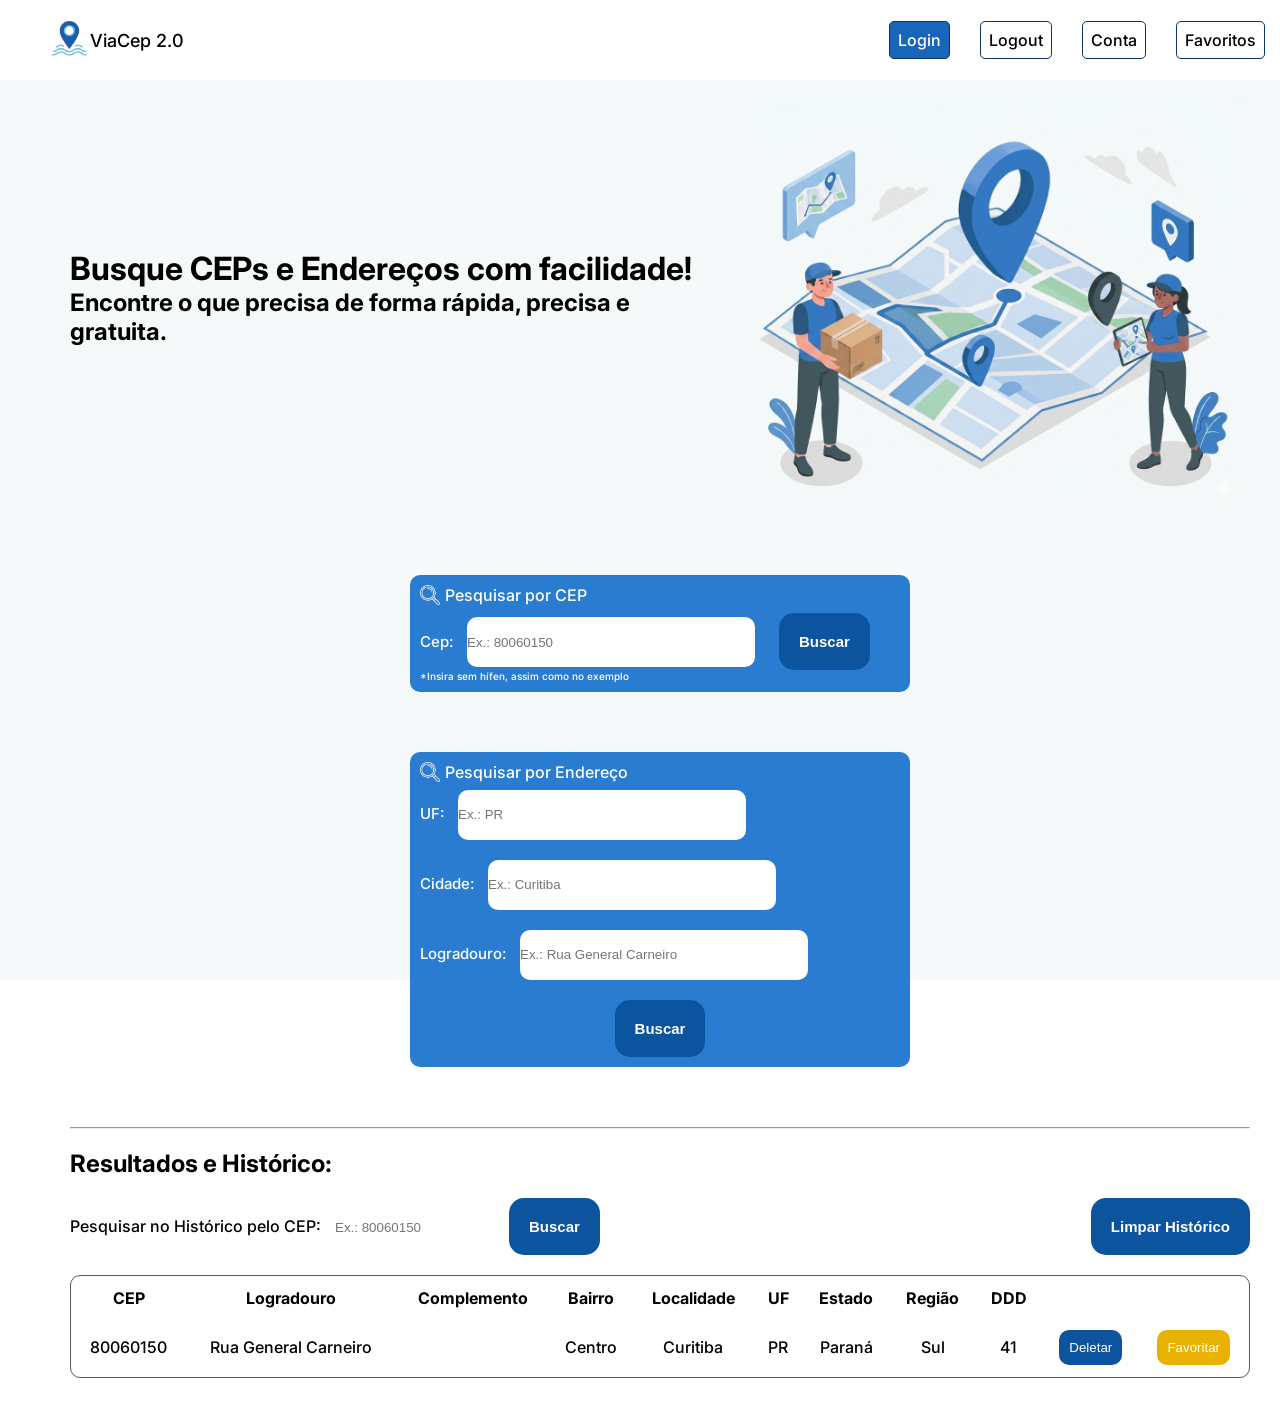
<file: bin/src/frontend/Index.html>
<!DOCTYPE html>
<html lang="pt-BR">

<head>
    <meta charset="UTF-8">
    <link rel="stylesheet" href="layout.css">
    <meta name="viewport" content="width=device-width, initial-scale=1.0">
    <link rel="icon" type="image/png" href="Imagens/icon.jpg">
    <title>Página Inicial</title>
</head>

<body>
    <nav>
        <ul class="flexnav">
            <li class="titulonav">
                <img src="Imagens/icon.jpg" alt="Icone Azul" width="40px" height="45px">
                <a href="Index.html">ViaCep 2.0</a>
            </li>


            <li class="anav login">
                <a href="Index.html">Login</a>
            </li>
            <li class="anav">
                <a href="Index.html">Logout</a>
            </li>

            <li class="anav">
                <a href="Index.html">Conta</a>
            </li>

            <li class="anav">
                <a href="Index.html">Favoritos</a>
            </li>

        </ul>
    </nav>
    <main>
        <div class="flexmain">
            <div class="textomain">
                <h1>Busque CEPs e Endereços com facilidade!</h1>
                <h2>Encontre o que precisa de forma rápida, precisa e gratuita.</h2>
            </div>
            <img class="imagemres" src="Imagens/imagemprincipal.png">
        </div>

        <br>
        <br>
        <br>
        <div class="centralizar">
            <div class="caixaazul">
                <form>
                    <div class=labelalinhado>
                        <img src="Imagens/lupa.png" alt="Lupa" width="20px">
                        <p>Pesquisar por CEP</p>
                    </div>
                    <label class="labels" for="Cep">Cep: </label>
                    <input class="input" type="text" id="Cep" name="Cep" placeholder="Ex.: 80060150">
                    <button class="buscar" type="submit">Buscar</button>
                    <p class="aviso">*Insira sem hífen, assim como no exemplo</p>
                </form>
            </div>
            <br>
            <br>
            <br>

            <div class="caixaazul">
                <form>
                    <div class=labelalinhado>
                        <img src="Imagens/lupa.png" alt="Lupa" width="20px">
                        <p>Pesquisar por Endereço</p>
                    </div>
                    <label class="labels" for="UF"> UF: </label>
                    <input class="input" type="text" id="UF" name="UF" placeholder="Ex.: PR">
                    <br>
                    <br>
                    <label class="labels" for="Cidade"> Cidade: </label>
                    <input class="input" type="text" id="Cidade" name="Cidade" placeholder="Ex.: Curitiba">
                    <br>
                    <br>
                    <label class="labels" for="Logradouro"> Logradouro: </label>
                    <input class="input" type="text" id="Logradouro" name="Logradouro"
                        placeholder="Ex.: Rua General Carneiro">
                    <br>
                    <br>
                    <button class="buscar2 buscar" type="submit">Buscar</button>
                </form>
            </div>
        </div>
        <br>
        <br>
        <br>
        <hr>
        <br>
        <h2>Resultados e Histórico:</h2>
        <br>
        <div class="flexhistorico">
            <div>
                <label for="Cidade"> Pesquisar no Histórico pelo CEP:</label>
                <input class="input2 input" type="text" id="Historico" name="historico" placeholder="Ex.: 80060150">
                <button class="buscar" type="submit">Buscar</button>
            </div>
            <button class="buscar"> Limpar Histórico </button>
        </div>
        

        <br>
        <table class="tabelaresultado">
            <thead>
                <tr>
                    <th>CEP</th>
                    <th>Logradouro</th>
                    <th>Complemento</th>
                    <th>Bairro</th>
                    <th>Localidade</th>
                    <th>UF</th>
                    <th>Estado</th>
                    <th>Região</th>
                    <th>DDD</th>
                    <th></th>
                    <th></th>
                </tr>
            </thead>
            <tbody>
                <tr>
                    <td>80060150</td>
                    <td>Rua General Carneiro</td>
                    <td></td>
                    <td>Centro</td>
                    <td>Curitiba</td>
                    <td>PR</td>
                    <td>Paraná</td>
                    <td>Sul</td>
                    <td>41</td>
                    <td>
                        <button class="botao"> Deletar </button>
                    </td>
                    <td>
                        <button class="dourado botao"> Favoritar </button>
                    </td>
                </tr>
        </table>

        <br>
        <br>


    </main>
</body>



</html>
</file>
<file: bin/src/frontend/layout.css>
@import url('https://fonts.googleapis.com/css2?family=Inter:ital,opsz,wght@0,14..32,100..900;1,14..32,100..900&display=swap');


* {
    margin: 0;
    padding: 0;
    box-sizing: border-box;
}

nav {
    background-color: #ffffff;
    width: 100%;
    height: 80px;
}

body {
    font-family: "Inter", sans-serif;
    font-optical-sizing: auto;
    font-weight: 500;
    font-style: normal;
    margin: 0;
    overflow-x: hidden;
}

.flexnav {
    padding: 0;
    height: 100%;
    margin: 0;
    list-style: none;
    display: flex;
    flex-direction: row;
    align-items: center;
    justify-content: end;
    gap: 30px;
    padding-right: 15px;
    padding-left: 40px;
}

.titulonav {
    font-size: large;
    width: 20%;
    display: flex;
    align-items: center;
    margin-right: auto;
    margin-left: 10px;
}

a {
    text-decoration: none;
    color: inherit;
}

.anav {
    border: 1px solid #0d3461;
    ;
    padding: 8px;
    border-radius: 5px;
}

.login {
    color: white;
    background-color: #1965ba;
}

main {
    background-color: #f5f9fa;
    width: 100%;
    height: 100vh;
    padding-top: 1px;
    padding-left: 70px;
    padding-right: 30px;
}

.flexmain {
    display: flex;
    flex-direction: row;
    justify-content: space-between;
    align-items: center;
    gap: 20px;
    width: 100%;
    max-width: 1200px;
    margin: 0 auto;
}

.textomain {
    flex: 1;
    min-width: 250px;
}

.imagemres {
    flex: 1;
    max-width: 500px;
    width: 100%;
    height: auto;
}

.caixaazul {
    width: 500px;
    background-color: #2a7cd0;
    height: fit-content;
    border-radius: 10px;
    padding: 10px;
}

.labelalinhado {
    display: flex;
    gap: 5px;
    margin-bottom: 8px;
    color: white;
}

.input {
    width: 60%;
    height: 50px;
    border-radius: 10px;
    border: none;
}

.input2 {
    width: 150px;
    margin-left: 10px;
}

.buscar {
    background-color: #0d549e;
    border: none;
    color: white;
    font-weight: bold;
    margin-left: 20px;
    padding: 20px;
    border-radius: 15px;
    font-size: 15px;
}

.buscar2 {
    display: block;
    margin: auto;
}

.aviso {
    color: white;
    font-size: 10px;
}

.tabelaresultado {
    width: 100%;
    height: fit-content;
    border: 1px solid rgb(90, 90, 90);
    border-radius: 10px;
    text-align: center;
}

.botao {
    border: none;
    padding: 10px;
    border-radius: 10px;
    color: white;
    background-color: #0d549e;
}

.dourado {
    background-color: rgb(233, 178, 0);
}

th,
td {
    padding: 10px;
}

.labels {
    color: white;
    font-size: 15px;
    margin-right: 10px;
}

.centralizar {
    display: flex;
    flex-direction: column;
    align-items: center;
}

.flexhistorico
{
    display:flex;
    flex-direction: row;
    justify-content: space-between;
}
</file>
